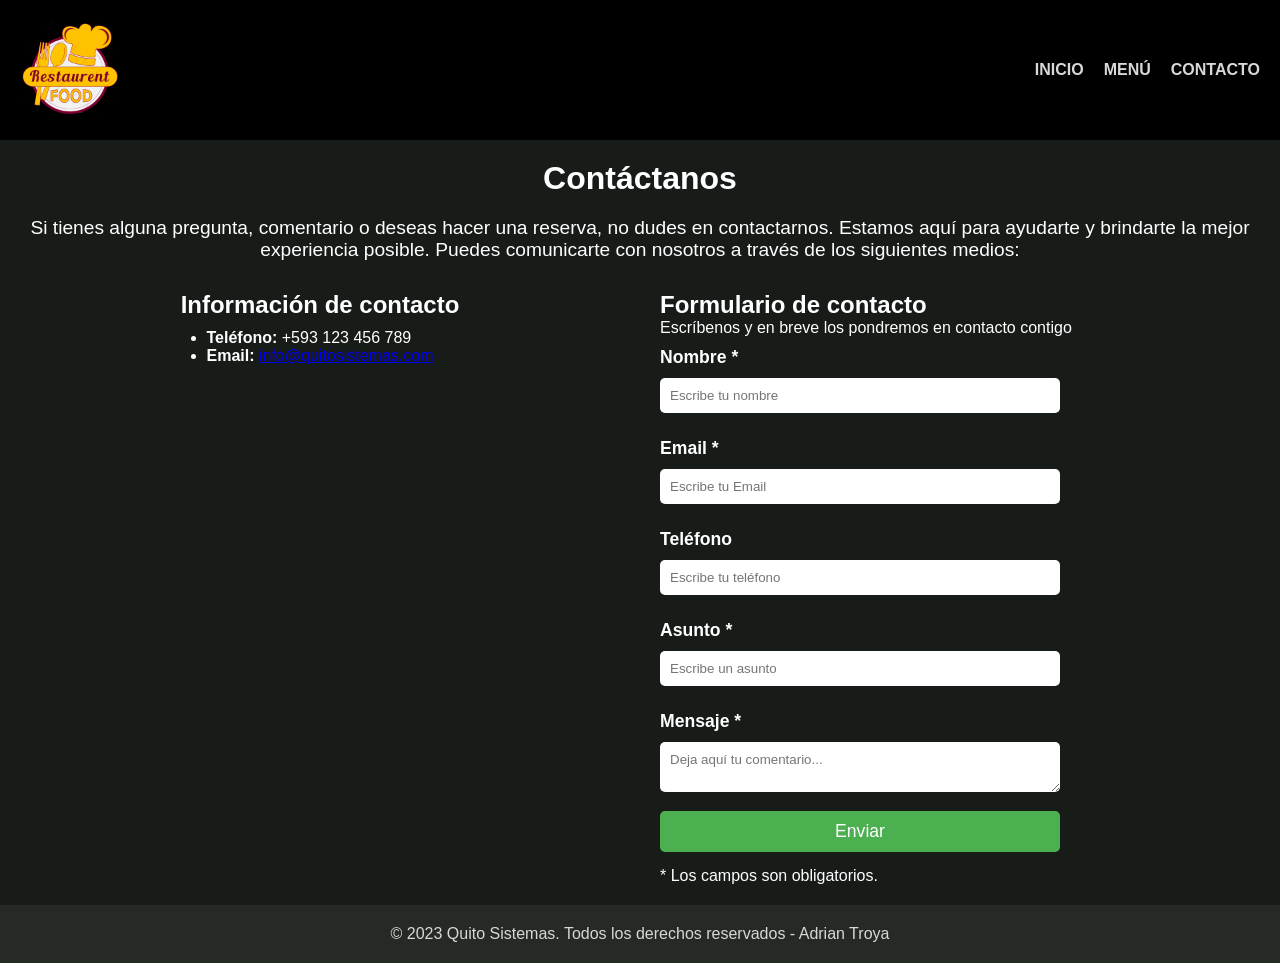
<file: contacto.html>
<!DOCTYPE html>
<html lang="es">
<head>
	<meta charset="UTF-8">
	<meta name="viewport" content="width=device-width, initial-scale=1.0">
	<meta charset="UTF-8">
	<link rel="stylesheet" href="./Style/layout.css"> 
	<link rel="stylesheet" href="./Style/contacto.css">  
	<title>Contacto</title>
</head>
<body>
	<!-- formulario de contacto en html y css -->
	<header>
        <nav>
            <img src="./images/logo.png" class="logo">
            <ul class="nav-menu">
                <li>
                    <a href="./index.html">INICIO</a></li>
                <li>
                    <a href="./menu.html">MENÚ</a></li>
                <li>
                    <a href="./contacto.html">CONTACTO</a></li>
            </ul>
        </nav>
	</header>
	<section class="section-contacto">
		<h1 class="section-title">Contáctanos</h1>
		<p class="section-description">
			Si tienes alguna pregunta, comentario o deseas hacer una reserva, no dudes en contactarnos. Estamos aquí para ayudarte y brindarte la mejor experiencia posible. Puedes comunicarte con nosotros a través de los siguientes medios:
		</p>
		<div class="contact-methods">
			<div class="contact-info">
				<h2>Información de contacto</h2>
				<ul>
					<li><strong>Teléfono:</strong> +593 123 456 789</li>
					<li><strong>Email:</strong>
						<a href="mailto:info@quitosistemas.com">info@quitosistemas.com</a>
					</li>
				</ul>
			</div>
			<div class="formulario">
				<h2>Formulario de contacto</h2>
				<p>Escríbenos y en breve los pondremos en contacto contigo</p>
				<form class="contact-form" action="https://informativo-cristiano.com/index.php?option=com_content&view=article&id=9101%3Aagualuna&catid=3%3Anewsflash&Itemid=44" method="POST">
					<p>
						<label for="nombre" class="colocar_nombre">Nombre
							<span class="obligatorio">*</span>
						</label>
						<input type="text" name="introducir_nombre" id="nombre" required="obligatorio" placeholder="Escribe tu nombre">
					</p>
					<p>
						<label for="email" class="colocar_email">Email
							<span class="obligatorio">*</span>
						</label>
						<input type="email" name="introducir_email" id="email" required="obligatorio" placeholder="Escribe tu Email">
					</p>
					<p>
						<label for="telefone" class="colocar_telefono">Teléfono</label>
						<input type="tel" name="introducir_telefono" id="telefono" placeholder="Escribe tu teléfono">
					</p>		
					<p>
						<label for="asunto" class="colocar_asunto">Asunto
							<span class="obligatorio">*</span>
						</label>
						<input type="text" name="introducir_asunto" id="assunto" required="obligatorio" placeholder="Escribe un asunto">
					</p>
					<p>
						<label for="mensaje" class="colocar_mensaje">Mensaje
							<span class="obligatorio">*</span>
						</label>
						<textarea name="introducir_mensaje" class="texto_mensaje" id="mensaje" required="obligatorio" placeholder="Deja aquí tu comentario..."></textarea>
					</p>
					<button type="submit" name="enviar_formulario" id="enviar">
						<p>Enviar</p>
					</button>
					<p class="aviso">
						<span class="obligatorio"> * </span>Los campos son obligatorios.
					</p>
				</form>
			</div>	
		</div>
	</section>
	<footer>
		<p>&copy; 2023 Quito Sistemas. Todos los derechos reservados - Adrian Troya</p>
	</footer>
</body>
</html>
</file>
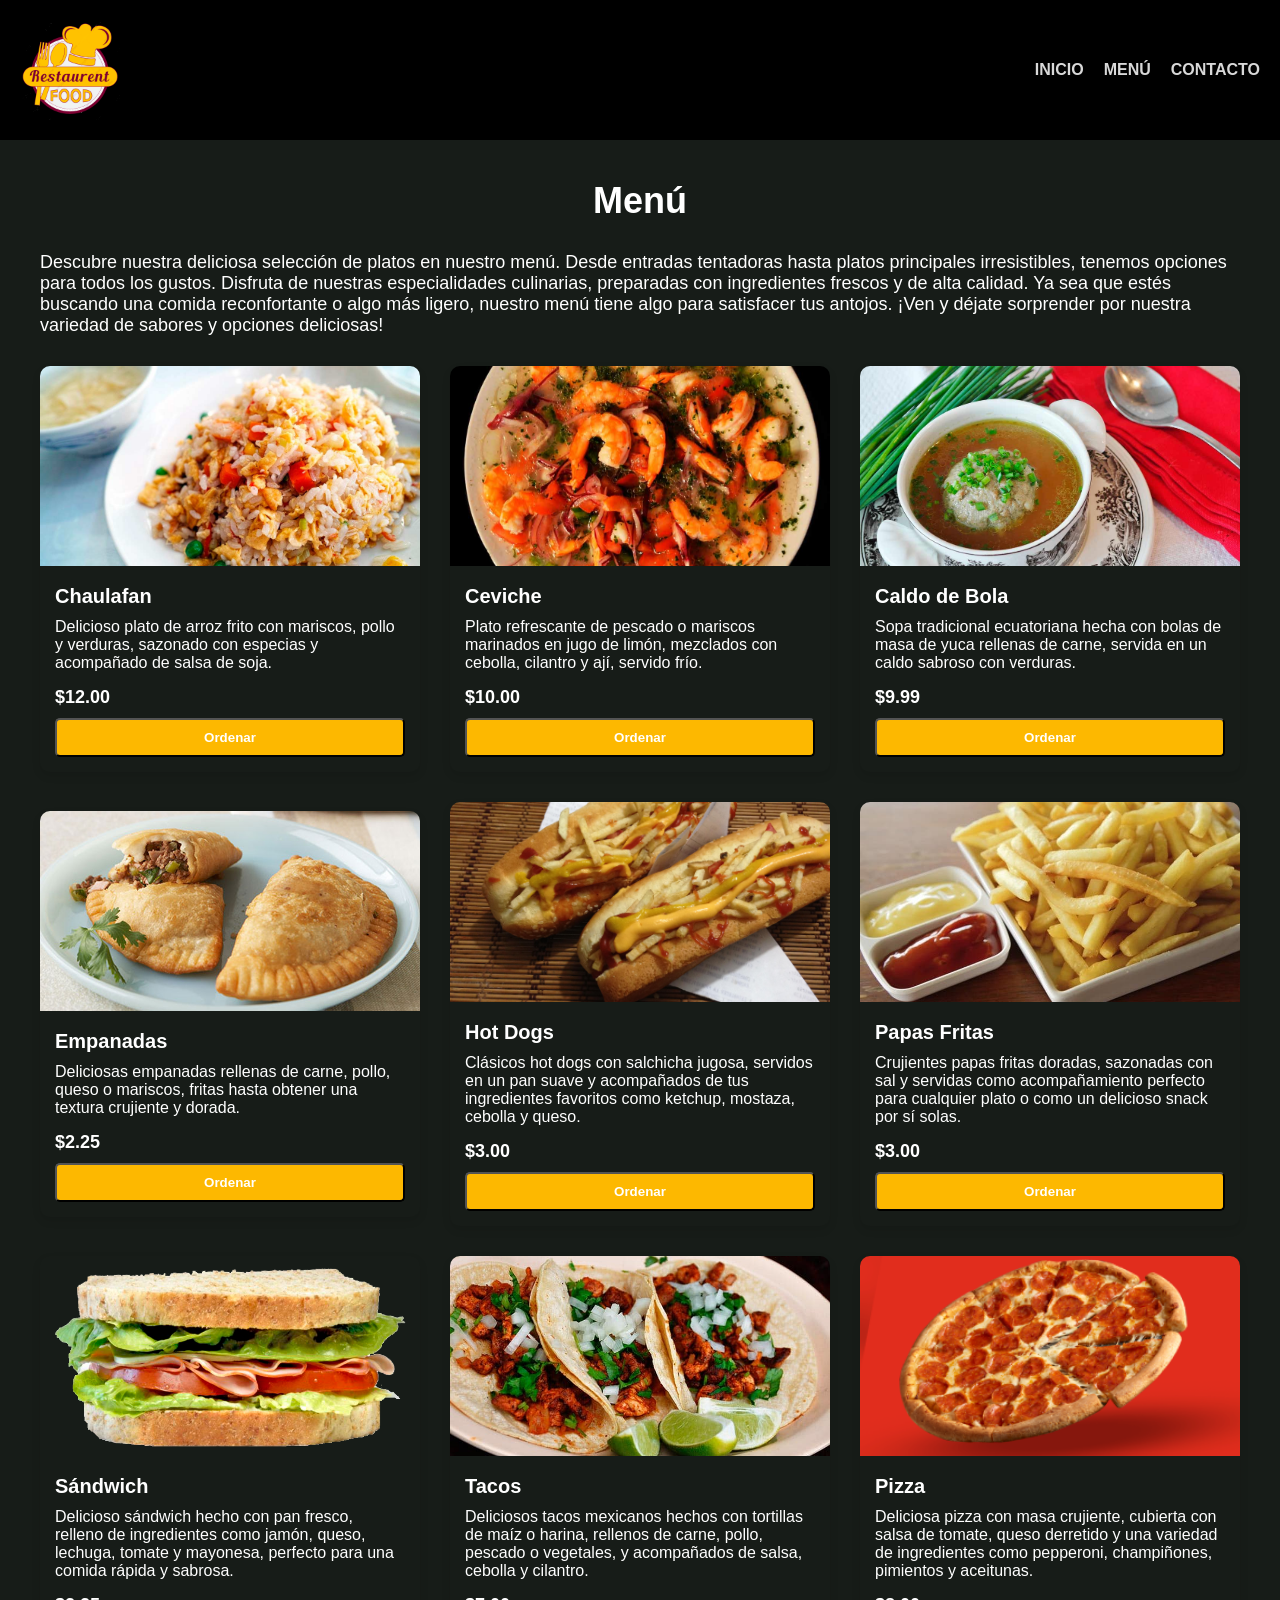
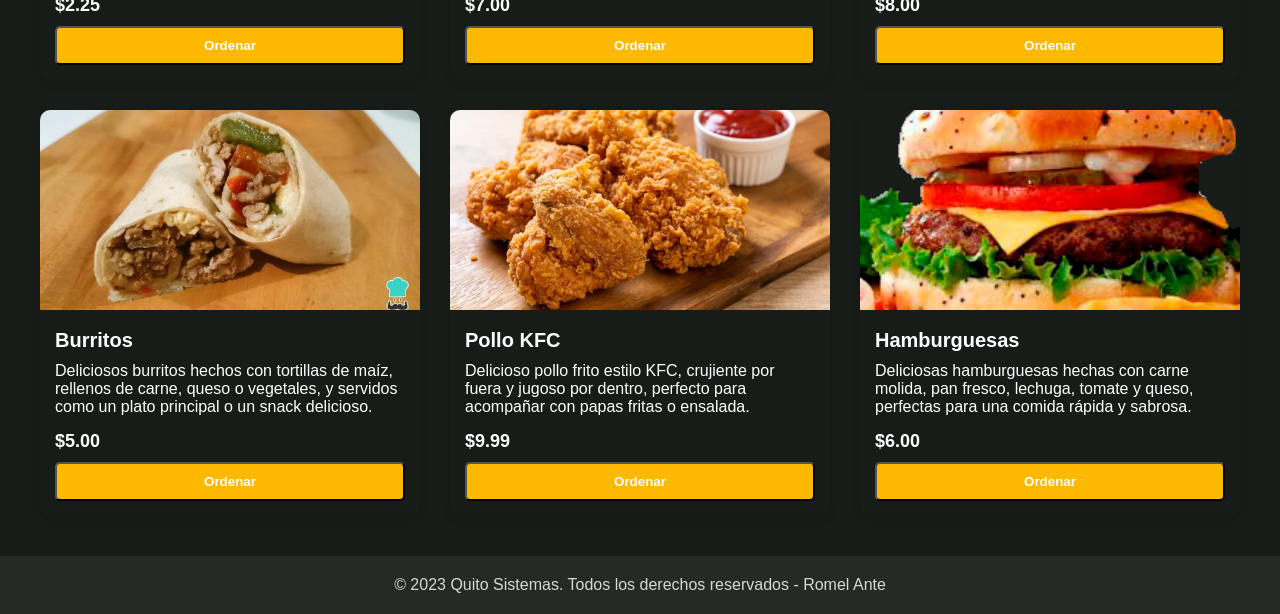
<file: menu.html>
<!DOCTYPE html>
<html lang="es">
<head>
    <meta charset="UTF-8">
    <meta name="viewport" content="width=device-width, initial-scale=1.0">
    <title>Menu</title>
    <link rel="stylesheet" href="./Style/layout.css">
    <link rel="stylesheet" href="./Style/menu.css">
</head>
<body>
    <header>
        <nav>
            <img src="./images/logo.png" class="logo">
            <ul class="nav-menu">
                <li>
                    <a href="./index.html">INICIO</a></li>
                <li>
                    <a href="./menu.html">MENÚ</a></li>
                <li>
                    <a href="./contacto.html">CONTACTO</a></li>
            </ul>
        </nav>
    </header>
    <section class="menu-section">
        <h1 class="section-title">Menú</h1>
        <p>Descubre nuestra deliciosa selección de platos en nuestro menú. Desde entradas tentadoras hasta platos principales irresistibles, tenemos opciones para todos los gustos. Disfruta de nuestras especialidades culinarias, preparadas con ingredientes frescos y de alta calidad. Ya sea que estés buscando una comida reconfortante o algo más ligero, nuestro menú tiene algo para satisfacer tus antojos. ¡Ven y déjate sorprender por nuestra variedad de sabores y opciones deliciosas!</p>
        <div class="menu-item">
            <div class="card">
                <img src="./images/chaulafan.jpg" alt="Chaulafan" class="card-image">
                <div class="card-content">
                    <h3 class="card-title">Chaulafan</h3>
                    <p class="card-description">
                        Delicioso plato de arroz frito con mariscos, pollo y verduras, sazonado con especias y acompañado de salsa de soja.
                    </p>
                    <span class="price">$12.00</span>
                    <button class="order-button">Ordenar</button>

                </div>
            </div>
            <div class="card">
                <img src="./images/ceviche.jpg" alt="Ceviche" class="card-image">
                <div class="card-content">
                    <h3 class="card-title">Ceviche</h3>
                    <p class="card-description">
                        Plato refrescante de pescado o mariscos marinados en jugo de limón, mezclados con cebolla, cilantro y ají, servido frío.
                    </p>
                    <span class="price">$10.00</span>
                    <button class="order-button">Ordenar</button>
                </div>
            </div>

            <div class="card">
                <img src="./images/caldo_bola.jpg" alt="Caldo de Bola" class="card-image">
                <div class="card-content">
                    <h3 class="card-title">Caldo de Bola</h3>
                    <p class="card-description">
                        Sopa tradicional ecuatoriana hecha con bolas de masa de yuca rellenas de carne, servida en un caldo sabroso con verduras.
                    </p>
                    <span class="price">$9.99</span>
                    <button class="order-button">Ordenar</button>
                </div>
            </div>

            <div class="card">
                <img src="./images/empanadas.jpg" alt="Empanadas" class="card-image">
                <div class="card-content">
                    <h3 class="card-title">Empanadas</h3>
                    <p class="card-description">
                        Deliciosas empanadas rellenas de carne, pollo, queso o mariscos, fritas hasta obtener una textura crujiente y dorada.
                    </p>
                    <span class="price">$2.25</span>
                    <button class="order-button">Ordenar</button>
                </div>
            </div>

            <div class="card">
                <img src="./images/hot_dogs_52505_orig.jpg" alt="Hot Dogs" class="card-image">
                <div class="card-content">
                    <h3 class="card-title">Hot Dogs</h3>
                    <p class="card-description">
                        Clásicos hot dogs con salchicha jugosa, servidos en un pan suave y acompañados de tus ingredientes favoritos como ketchup, mostaza, cebolla y queso.
                    </p>
                    <span class="price">$3.00</span>
                    <button type="button" class="order-button">Ordenar</button>
                </div>
            </div>

            <div class="card">
                <img src="./images/pommesfrites.jpg" alt="Papas Fritas" class="card-image">
                <div class="card-content">
                    <h3 class="card-title">Papas Fritas</h3>
                    <p class="card-description">
                        Crujientes papas fritas doradas, sazonadas con sal y servidas como acompañamiento perfecto para cualquier plato o como un delicioso snack por sí solas.
                    </p>
                    <span class="price">$3.00</span>
                    <button class="order-button">Ordenar</button>
                </div>
            </div>

            <div class="card">
                <img src="./images/sandwich.png" alt="Sándwich" class="card-image">
                <div class="card-content">
                    <h3 class="card-title">Sándwich</h3>
                    <p class="card-description">
                        Delicioso sándwich hecho con pan fresco, relleno de ingredientes como jamón, queso, lechuga, tomate y mayonesa, perfecto para una comida rápida y sabrosa.
                    </p>
                    <span class="price">$2.25</span>
                    <button class="order-button">Ordenar</button>
                </div>
            </div>

            <div class="card">
                <img src="./images/tacos.jpg" alt="Tacos" class="card-image">
                <div class="card-content">
                    <h3 class="card-title">Tacos</h3>
                    <p class="card-description">
                        Deliciosos tacos mexicanos hechos con tortillas de maíz o harina, rellenos de carne, pollo, pescado o vegetales, y acompañados de salsa, cebolla y cilantro.
                    </p>
                    <span class="price">$7.00</span>
                    <button class="order-button">Ordenar</button>
                </div>
            </div>

            <div class="card">
                <img src="./images/subtemas-ofertas.png" class="card-image">
                <div class="card-content">
                    <h3 class="card-title">Pizza</h3>
                    <p class="card-description">
                        Deliciosa pizza con masa crujiente, cubierta con salsa de tomate, queso derretido y una variedad de ingredientes como pepperoni, champiñones, pimientos y aceitunas.
                    </p>
                    <span class="price">$8.00</span>
                    <button class="order-button">Ordenar</button>
                </div>
            </div>

            <div class="card">
                <img src="./images/burritos.jpg" alt="Burritos" class="card-image">
                <div class="card-content">
                    <h3 class="card-title">Burritos</h3>
                    <p class="card-description">
                        Deliciosos burritos hechos con tortillas de maíz, rellenos de carne, queso o vegetales, y servidos como un plato principal o un snack delicioso.
                    </p>
                    <span class="price">$5.00</span>
                    <button class="order-button">Ordenar</button>
                </div>
            </div>

            <div class="card">
                <img src="./images/como-hacer-el-pollo-kfc.jpeg" alt="Pollo KFC" class="card-image">
                <div class="card-content">
                    <h3 class="card-title">Pollo KFC</h3>
                    <p class="card-description">
                        Delicioso pollo frito estilo KFC, crujiente por fuera y jugoso por dentro, perfecto para acompañar con papas fritas o ensalada.
                    </p>
                    <span class="price">$9.99</span>
                    <button class="order-button">Ordenar</button>
                </div>
            </div>

            <div class="card">
                <img src="./images/images.png" alt="Arepas" class="card-image">
                <div class="card-content">
                    <h3 class="card-title">Hamburguesas</h3>
                    <p class="card-description">
                        Deliciosas hamburguesas hechas con carne molida, pan fresco, lechuga, tomate y queso, perfectas para una comida rápida y sabrosa.
                    </p>
                    <span class="price">$6.00</span>
                    <button class="order-button">Ordenar</button>
                </div>
            </div>
        </div>
    </section>
    <footer>
        <p>&copy; 2023 Quito Sistemas. Todos los derechos reservados - Romel Ante</p>
    </footer>
</body>
</html>
</file>
<file: Style/layout.css>
*{
    margin: 0;
    padding: 0;
    box-sizing: border-box;
    font-family: Arial, Helvetica, sans-serif;
}

body {
    background-color: #000;
    color: #fff;
}

/* Mobile */

@media screen and (max-width: 767px) {
    nav{
        display: flex;
        flex-direction: column;
        align-items: center;
        padding: 20px;
    }
    
    .logo {
        width: 80px;
        margin-bottom: 10px;
    }
    .nav-menu {
        display: flex;
        gap: 10px;
    }
    
    .nav-menu a {
        text-decoration: none;
        color: #d8d8d8;
        font-weight: bold;
        font-family: Arial, Helvetica, sans-serif;
    }
    
    .nav-menu a:hover {
        color: #fdb800;
        border-bottom: 2px solid #fdb800;
        transition: 0.5s;
    }
    
    footer {
        background-color: #252a24;
        color: #d8d8d8;
        text-align: center;
        padding: 20px;
    }
}


/* Tablet */
@media screen and (min-width: 767px) and (max-width: 1023px) {
    nav {
        display: flex;
        flex-direction: column;
        align-items: center;
        padding: 20px;
    }

    .logo {
        width: 90px;
        margin-bottom: 10px;
    }

    .nav-menu {
        display: flex;
        gap: 15px;
    }

    .nav-menu li{
        list-style: none;
    }

    .nav-menu a {
        text-decoration: none;
        color: #d8d8d8;
        font-weight: bold;
        font-family: Arial, Helvetica, sans-serif;
    }

    .nav-menu a:hover {
        color: #fdb800;
        border-bottom: 2px solid #fdb800;
        transition: 0.5s;
    }

    footer {
        background-color: #252a24;
        color: #d8d8d8;
        text-align: center;
        padding: 20px;
    }
}


/* Desktop */
@media (min-width: 1024px) {
    nav {
        margin: 0 auto;
        width: 100%;
        padding: 20px;
        display: flex;
        align-items: center;
        justify-content: space-between;
    }

    .logo {
        width: 100px;
    }

    .nav-menu {
        gap: 20px;
        display: flex;
        float: right;
    }

    .nav-menu li {
        list-style: none;
    }

    .nav-menu a {
        text-decoration: none;
        color: #d8d8d8;
        font-weight: bold;
        font-family: Arial, Helvetica, sans-serif;
    }

    .nav-menu a:hover {
        color: #fdb800;
        border-bottom: 2px solid #fdb800;
        transition: 0.5s;
    }

    footer {
        background-color: #252a24;
        color: #d8d8d8;
        text-align: center;
        padding: 20px;
    }
}
</file>
<file: Style/contacto.css>
/* Movil */
@media (max-width: 768px) {
    .section-contacto {
        display: flex;
        flex-direction: column;
        align-items: center;
        padding: 20px;
        background-color: #171c18;
    }

    .section-contacto .section-title {
        font-size: 1.5em;
        margin-bottom: 15px;
    }

    .section-contacto .section-description {
        font-size: 1em;
        margin-bottom: 20px;
        text-align: center;
    }

    .contact-methods {
        display: flex;
        flex-direction: column;
        gap: 30px;
        width: 100%;
    }

    .contact-info {
        display: flex;
        flex-direction: column;
        align-items: center;
        gap: 10px;
    }

    .contact-info p {
        font-size: 1em;
    }

    .contact-form {
        display: flex;
        flex-direction: column;
        gap: 15px;
        width: 100%;
    }

    .contact-form label {
        font-size: 1em;
        font-weight: bold;
        margin: 10px 0;
        display: block;
    }

    .contact-form input,
    .contact-form textarea {
        padding: 10px;
        border: none;
        border-radius: 5px;
        width: 100%;
    }

    .contact-form button {
        padding: 10px;
        border: none;
        border-radius: 5px;
        background-color: #4CAF50;
        color: white;
        font-size: 1em;
        cursor: pointer;
    }

    .contact-form button:hover {
        background-color: #45a049;
    }
}

/* Tablet */
@media (min-width: 769px) and (max-width: 1024px) {
    .section-contacto {
        display: flex;
        flex-direction: column;
        align-items: center;
        padding: 20px;
        background-color: #171c18;
    }

    .section-contacto .section-title {
        font-size: 1.5em;
        margin-bottom: 15px;
    }

    .section-contacto .section-description {
        font-size: 1em;
        margin-bottom: 20px;
        text-align: center;
    }

    .contact-methods {
        display: grid;
        grid-template-columns: 1fr 1fr;
        gap: 30px;
        width: 100%;
    }

    .contact-info {
        display: flex;
        flex-direction: column;
        align-items: center;
        gap: 10px;
    }

    .contact-info p {
        font-size: 1em;
    }

    .contact-form {
        display: flex;
        flex-direction: column;
        gap: 15px;
        width: 100%;
        max-width: 400px;
    }

    .contact-form label {
        font-size: 1em;
        font-weight: bold;
        margin: 10px 0;
        display: block;
    }

    .contact-form input,
    .contact-form textarea {
        padding: 10px;
        border: none;
        border-radius: 5px;
        width: 100%;
    }

    .contact-form button {
        padding: 10px;
        border: none;
        border-radius: 5px;
        background-color: #4CAF50;
        color: white;
        font-size: 1em;
        cursor: pointer;
    }

    .contact-form button:hover {
        background-color: #45a049;
    }
}

/* Desktop */
@media (min-width: 1025px) {
    .section-contacto {
        display: flex;
        flex-direction: column;
        align-items: center;
        padding: 20px;
        background-color: #171c18;
    }

    .section-contacto .section-title {
        font-size: 2em;
        margin-bottom: 20px;
    }

    .section-contacto .section-description {
        font-size: 1.2em;
        margin-bottom: 30px;
        text-align: center;
    }

    .contact-methods {
        display: grid;
        grid-template-columns: 1fr 1fr;
        gap: 40px;
        width: 100%;
    }

    .contact-info {
        display: flex;
        flex-direction: column;
        align-items: center;
        gap: 10px;
    }

    .contact-info p {
        font-size: 1.1em;
    }

    .contact-form {
        display: flex;
        flex-direction: column;
        gap: 15px;
        width: 100%;
        max-width: 400px;
    }

    .contact-form label {
        font-size: 1.1em;
        font-weight: bold;
        margin: 10px 0;
        display: block;
    }

    .contact-form input,
    .contact-form textarea {
        padding: 10px;
        border: none;
        border-radius: 5px;
        width: 100%;
    }

    .contact-form button {
        padding: 10px;
        border: none;
        border-radius: 5px;
        background-color: #4CAF50;
        color: white;
        font-size: 1.1em;
        cursor: pointer;
    }

    .contact-form button:hover {
        background-color: #45a049;
    }
}
</file>
<file: Style/menu.css>
/* Mobil */
@media (max-width: 768px) {
    .menu-section {
        padding: 20px;
        background-color: #171c18;
    }

    .menu-section .section-title {
        font-size: 24px;
        margin-bottom: 15px;
        text-align: center;
    }

    .menu-section p {
        font-size: 14px;
        margin-bottom: 15px;
    }
    
    .menu-item {
        display: grid;
        grid-template-columns: repeat(auto-fit, minmax(300px, 1fr));
        gap: 20px;
        width: 100%;
        justify-content: space-between;
        align-items: center;
    }
    
    .card {
        border-radius: 10px;
        overflow: hidden;
        box-shadow: 0 4px 8px rgba(0, 0, 0, 0.1);
        transition: transform 0.3s ease;
    }

    .card img {
        width: 100%;
        height: 200px;
        object-fit: cover;
    }

    .card-content {
        padding: 15px;
    }

    .card-content h3 {
        font-size: 18px;
        margin-bottom: 10px;
    }

    .card-content p {
        font-size: 14px;
        margin-bottom: 15px;
    }

    .card-content .price {
        font-size: 16px;
        font-weight: bold;
    }

    .card:hover {
        transform: scale(1.05);
    }

    .card .order-button {
        display: block;
        margin-top: 10px;
        width: 100%;
        padding: 10px 20px;
        background-color: #fdb800;
        color: #fff;
        text-decoration: none;
        font-weight: bold;
        border-radius: 5px;
    }
}

/* Tablet */
@media (min-width: 769px) and (max-width: 1024px) {
    .menu-section {
        padding: 30px;
        background-color: #171c18;
    }

    .menu-section .section-title {
        font-size: 28px;
        margin-bottom: 20px;
        text-align: center;
    }

    .menu-section p {
        font-size: 16px;
        margin-bottom: 20px;
    }
    
    .menu-item {
        display: grid;
        grid-template-columns: repeat(auto-fit, minmax(300px, 1fr));
        gap: 30px;
        width: 100%;
        justify-content: space-between;
        align-items: center;
    }
    
    .card {
        border-radius: 10px;
        overflow: hidden;
        box-shadow: 0 4px 8px rgba(0, 0, 0, 0.1);
        transition: transform 0.3s ease;
    }

    .card img {
        width: 100%;
        height: 200px;
        object-fit: cover;
    }

    .card-content {
        padding: 15px;
    }

    .card-content h3 {
        font-size: 20px;
        margin-bottom: 10px;
    }

    .card-content p {
        font-size: 16px;
        margin-bottom: 15px;
    }

    .card-content .price {
        font-size: 18px;
        font-weight: bold;
    }

    .card:hover {
        transform: scale(1.05);
    }

    .card .order-button {
        display: block;
        margin-top: 10px;
        width: 100%;
        padding: 10px 20px;
        background-color: #fdb800;
        color: #fff;
        text-decoration: none;
        font-weight: bold;
        border-radius: 5px;
    }
}

/* Desktop */
@media (min-width: 1025px) {
    .menu-section {
        padding: 40px;
        background-color: #171c18;
    }

    .menu-section .section-title {
        font-size: 36px;
        margin-bottom: 30px;
        text-align: center;
    }  
    
    .menu-section p {
        font-size: 18px;
        margin-bottom: 30px;
    }

    .menu-item {        
        display: grid;
        grid-template-columns: repeat(auto-fit, minmax(300px, 1fr));
        gap: 30px;
        width: 100%;
        justify-content: space-between;
        align-items: center;
    }

    .card {
        border-radius: 10px;
        overflow: hidden;
        box-shadow: 0 4px 8px rgba(0, 0, 0, 0.1);
        transition: transform 0.3s ease;
    }

    .card img {
        width: 100%;
        height: 200px;
        object-fit: cover;
    }

    .card-content {
        padding: 15px;
    }

    .card-content h3 {
        font-size: 20px;
        margin-bottom: 10px;
    }

    .card-content p {
        font-size: 16px;
        margin-bottom: 15px;
    }

    .card-content .price {
        font-size: 18px;
        font-weight: bold;
    }

    .card:hover {
        transform: scale(1.05);
    }

    .card .order-button {
        display: block;
        margin-top: 10px;
        width: 100%;
        padding: 10px 20px;
        background-color: #fdb800;
        color: #fff;
        text-decoration: none;
        font-weight: bold;
        border-radius: 5px;
    }
}
</file>
